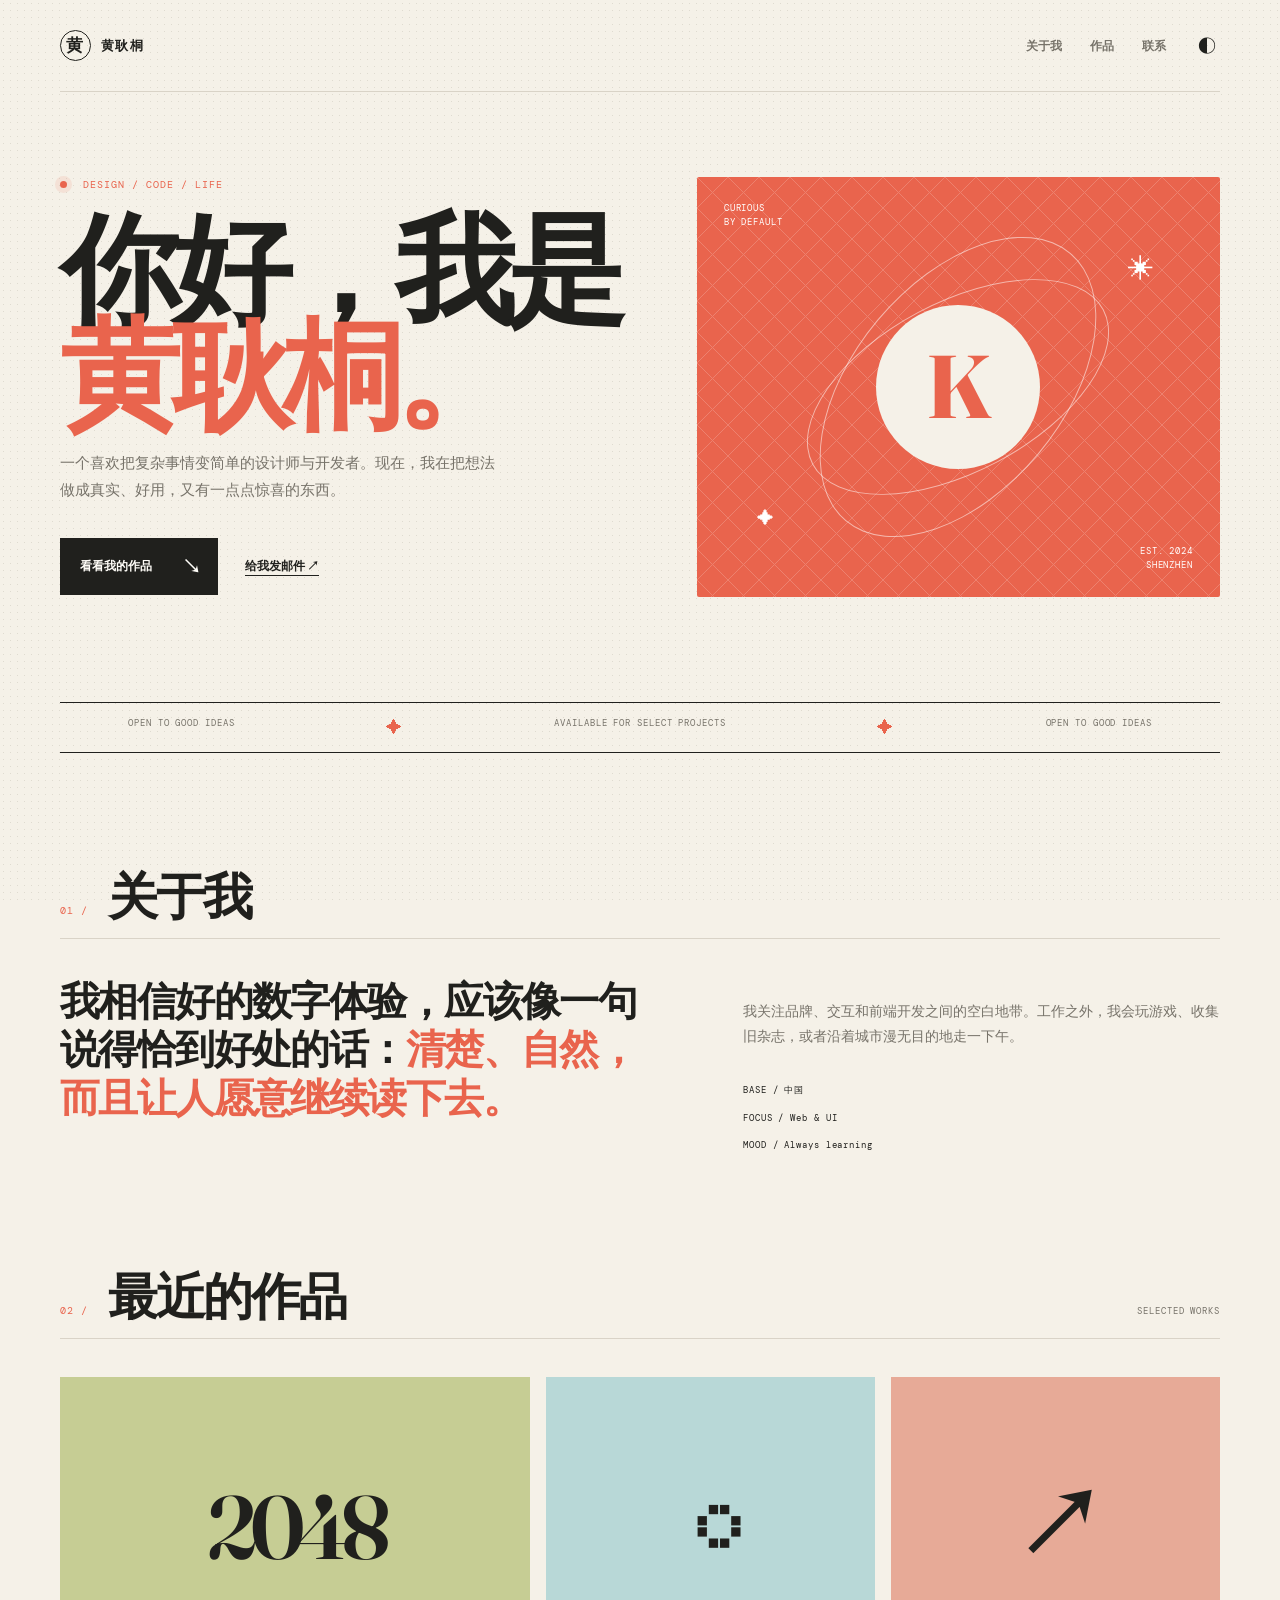
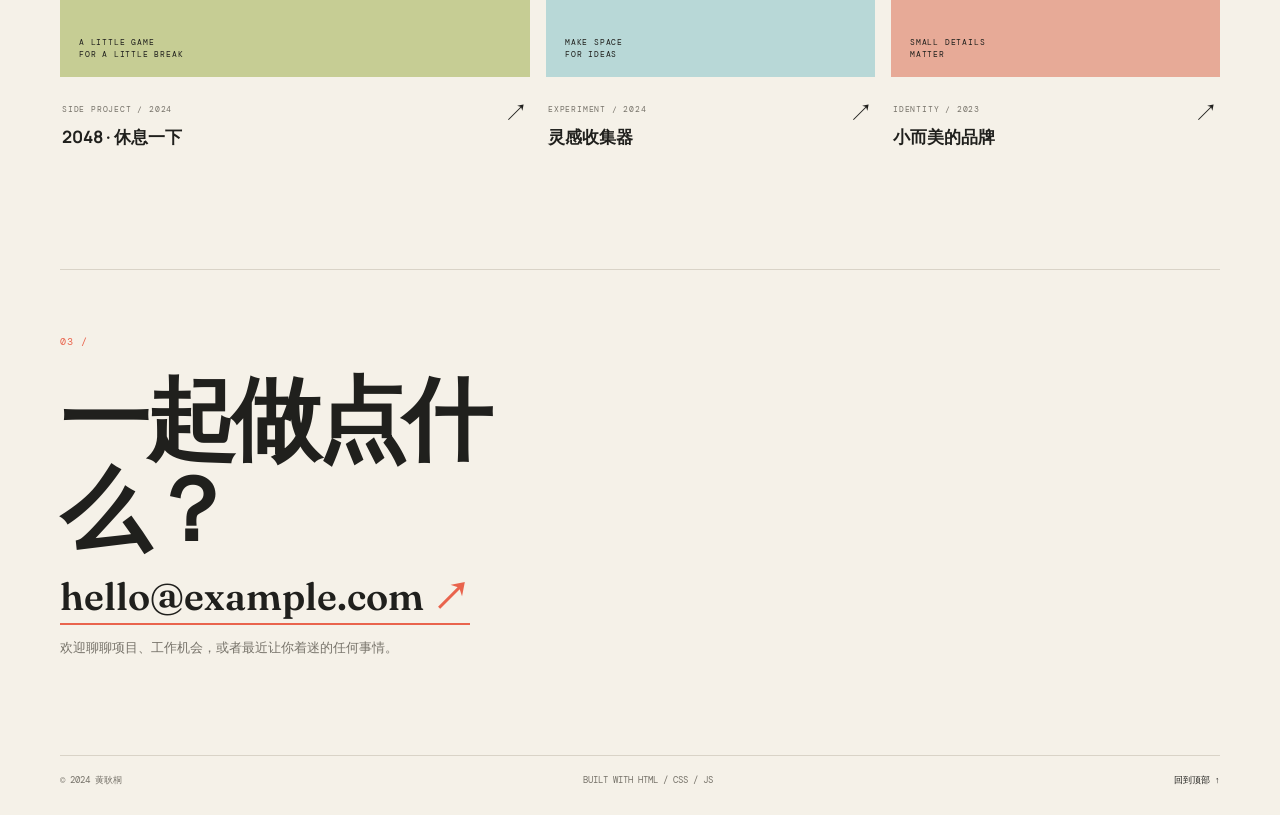
<file: index.html>
<!DOCTYPE html>
<html lang="zh-CN">
<head>
  <meta charset="UTF-8">
  <meta name="viewport" content="width=device-width, initial-scale=1.0">
  <meta name="description" content="黄耿桐的个人主页，分享设计、代码和正在发生的事情。">
  <meta name="theme-color" content="#f5f1e8">
  <title>黄耿桐 · 个人主页</title>
  <link rel="preconnect" href="https://fonts.googleapis.com">
  <link rel="preconnect" href="https://fonts.gstatic.com" crossorigin>
  <link href="https://fonts.googleapis.com/css2?family=DM+Mono:wght@400;500&family=Fraunces:opsz,wght@9..144,600;9..144,700&family=Manrope:wght@400;600;700;800&display=swap" rel="stylesheet">
  <link rel="stylesheet" href="style.css">
</head>
<body>
  <div class="page-noise" aria-hidden="true"></div>
  <header class="site-header">
    <a class="brand" href="#top" aria-label="返回首页"><span class="brand-mark">黄</span><span>黄耿桐</span></a>
    <nav class="main-nav" aria-label="主导航">
      <a href="#about">关于我</a>
      <a href="#work">作品</a>
      <a href="#contact">联系</a>
      <button class="theme-button" id="theme-toggle" type="button" aria-label="切换主题" title="切换主题">☼</button>
    </nav>
  </header>

  <main id="top">
    <section class="hero" aria-labelledby="hero-title">
      <div class="hero-copy">
        <p class="eyebrow"><span class="pulse"></span> DESIGN / CODE / LIFE</p>
        <h1 id="hero-title">你好，我是<br><em>黄耿桐。</em></h1>
        <p class="hero-intro">一个喜欢把复杂事情变简单的设计师与开发者。现在，我在把想法做成真实、好用，又有一点点惊喜的东西。</p>
        <div class="hero-actions">
          <a class="button button-dark" href="#work">看看我的作品 <span>↘</span></a>
          <a class="text-link" href="mailto:hello@example.com">给我发邮件 ↗</a>
        </div>
      </div>
      <div class="hero-art" aria-label="个人介绍图形" role="img">
        <div class="orbit orbit-large"></div><div class="orbit orbit-small"></div>
        <div class="sun">K</div><span class="art-label art-label-top">CURIOUS<br>BY DEFAULT</span><span class="art-label art-label-bottom">EST. 2024<br>SHENZHEN</span>
        <span class="star star-one">✳</span><span class="star star-two">✦</span>
      </div>
    </section>

    <section class="ticker" aria-label="当前状态"><span>OPEN TO GOOD IDEAS</span><span>✦</span><span>AVAILABLE FOR SELECT PROJECTS</span><span>✦</span><span>OPEN TO GOOD IDEAS</span></section>

    <section class="about section" id="about">
      <div class="section-heading"><span class="section-number">01 /</span><h2>关于我</h2></div>
      <div class="about-grid"><p class="big-copy">我相信好的数字体验，应该像一句说得恰到好处的话：<em>清楚、自然，而且让人愿意继续读下去。</em></p><div class="about-note"><p>我关注品牌、交互和前端开发之间的空白地带。工作之外，我会玩游戏、收集旧杂志，或者沿着城市漫无目的地走一下午。</p><div class="facts"><span>BASE / 中国</span><span>FOCUS / Web & UI</span><span>MOOD / Always learning</span></div></div></div>
    </section>

    <section class="work section" id="work">
      <div class="section-heading"><span class="section-number">02 /</span><h2>最近的作品</h2><span class="heading-note">SELECTED WORKS</span></div>
      <div class="project-grid">
        <a class="project project-main" href="2048-game/" aria-label="打开 2048 游戏项目"><div class="project-visual visual-olive"><span class="visual-symbol">2048</span><span class="visual-caption">A LITTLE GAME<br>FOR A LITTLE BREAK</span></div><div class="project-meta"><div><span class="project-type">SIDE PROJECT / 2024</span><h3>2048 · 休息一下</h3></div><span class="project-arrow">↗</span></div></a>
        <article class="project"><div class="project-visual visual-blue"><span class="visual-symbol">◌</span><span class="visual-caption">MAKE SPACE<br>FOR IDEAS</span></div><div class="project-meta"><div><span class="project-type">EXPERIMENT / 2024</span><h3>灵感收集器</h3></div><span class="project-arrow">↗</span></div></article>
        <article class="project"><div class="project-visual visual-coral"><span class="visual-symbol">↗</span><span class="visual-caption">SMALL DETAILS<br>MATTER</span></div><div class="project-meta"><div><span class="project-type">IDENTITY / 2023</span><h3>小而美的品牌</h3></div><span class="project-arrow">↗</span></div></article>
      </div>
    </section>

    <section class="contact section" id="contact"><span class="section-number">03 /</span><h2>一起做点什么？</h2><a class="contact-email" href="mailto:hello@example.com">hello@example.com <span>↗</span></a><p>欢迎聊聊项目、工作机会，或者最近让你着迷的任何事情。</p></section>
  </main>
  <footer class="site-footer"><span>© 2024 黄耿桐</span><span>BUILT WITH HTML / CSS / JS</span><a href="#top">回到顶部 ↑</a></footer>
  <script src="script.js"></script>
</body>
</html>
</file>
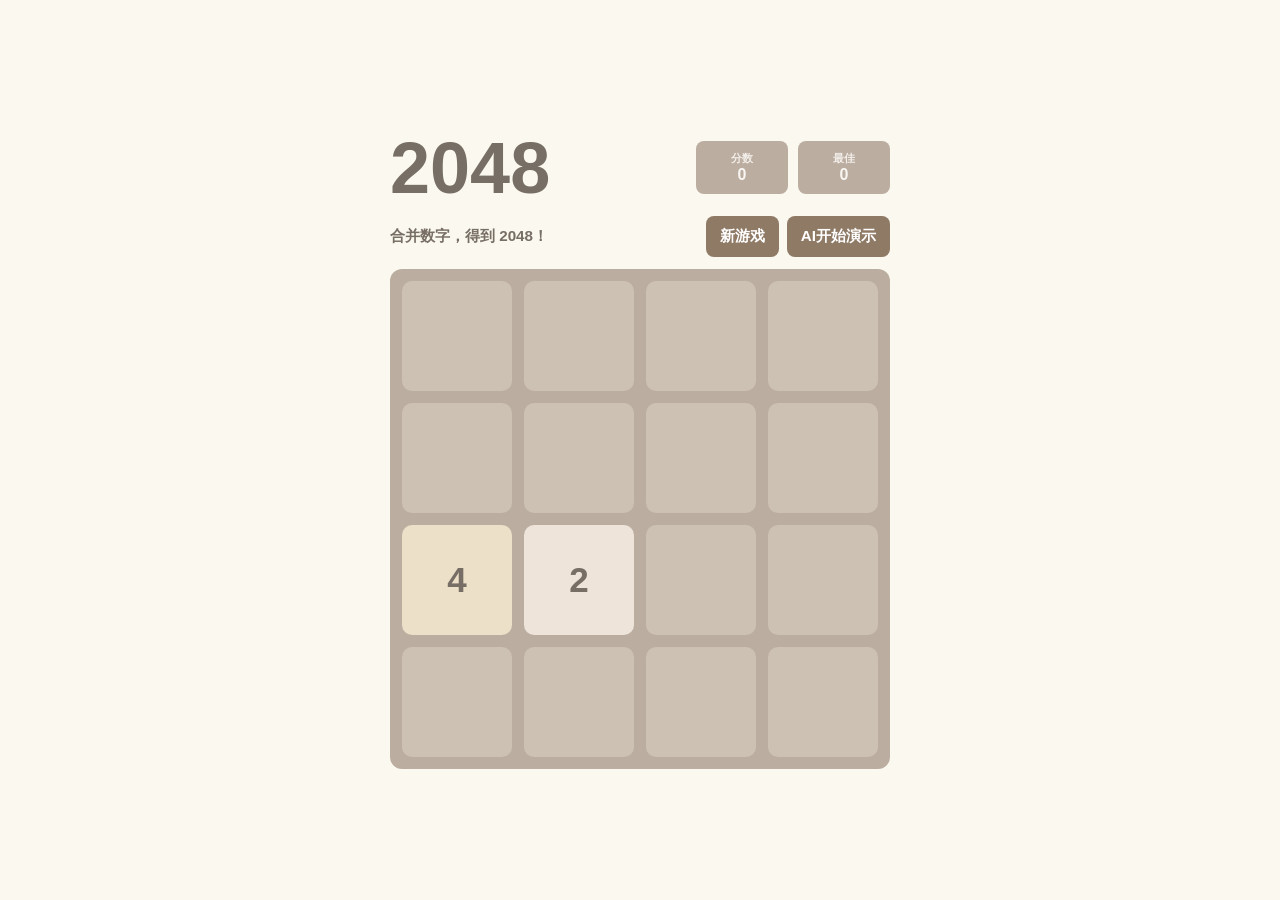
<file: 2048_corner_balanced/index.html>
<!DOCTYPE html>
<html lang="zh-CN">
<head>
  <meta charset="UTF-8" />
  <meta name="viewport" content="width=device-width, initial-scale=1.0" />
  <title>2048 - AI 演示</title>
  <link rel="stylesheet" href="style.css" />
</head>
<body>
  <div class="game-container">
    <header class="top-bar">
      <div><h1>2048</h1></div>
      <div class="score-panel">
        <div class="score-box"><span class="label">分数</span><span id="score">0</span></div>
        <div class="score-box"><span class="label">最佳</span><span id="best-score">0</span></div>
      </div>
    </header>

    <div class="action-row">
      <p>合并数字，得到 2048！</p>
      <div class="buttons">
        <button id="new-game-btn" type="button">新游戏</button>
        <button id="ai-demo-btn" type="button">AI开始演示</button>
      </div>
    </div>

    <div id="ai-info" class="ai-info hidden">
      <div id="ai-step-text">AI准备中</div>
      <div id="ai-direction-text">…</div>
    </div>

    <div id="board" class="board" aria-label="2048 game board"></div>
    <div id="message" class="message hidden" aria-live="polite"></div>
  </div>

  <script src="script.js"></script>
</body>
</html>
</file>
<file: style.css>
:root { --ink:#20201d; --muted:#77736a; --paper:#f5f1e8; --line:#d9d3c7; --cream:#fffdf8; --coral:#e9644d; --blue:#b8d8d7; --olive:#c6cd94; }
* { box-sizing:border-box; }
html { scroll-behavior:smooth; }
body { margin:0; min-width:320px; background:var(--paper); color:var(--ink); font-family:'Manrope',sans-serif; overflow-x:hidden; }
.page-noise { position:fixed; inset:0; z-index:-1; pointer-events:none; opacity:.35; background-image:radial-gradient(#b8b0a4 .6px,transparent .6px); background-size:7px 7px; }
.site-header,.site-footer,main { width:min(1160px,calc(100% - 72px)); margin:0 auto; }
.site-header { display:flex; justify-content:space-between; align-items:center; height:92px; border-bottom:1px solid var(--line); }
.brand { display:flex; align-items:center; gap:10px; color:var(--ink); text-decoration:none; font-size:13px; font-weight:800; letter-spacing:.1em; }
.brand-mark { display:grid; place-items:center; width:31px; height:31px; border:1px solid var(--ink); border-radius:50%; font-family:Georgia,serif; font-size:17px; }
.main-nav { display:flex; align-items:center; gap:28px; font-size:12px; font-weight:700; }.main-nav a { color:var(--muted); text-decoration:none; }.main-nav a:hover { color:var(--coral); }
.theme-button { border:0; padding:4px; background:none; color:var(--ink); cursor:pointer; font-size:18px; }
.hero { display:grid; grid-template-columns:1.04fr .96fr; gap:70px; align-items:center; min-height:610px; padding:74px 0 95px; }.eyebrow,.section-number,.project-type,.facts,.heading-note,.ticker,.art-label,.visual-caption { font-family:'DM Mono',monospace; letter-spacing:.1em; }.eyebrow { margin:0; color:var(--coral); font-size:10px; }.pulse { display:inline-block; width:7px; height:7px; margin-right:9px; border-radius:50%; background:var(--coral); box-shadow:0 0 0 5px #e9644d1c; }
h1 { margin:26px 0 22px; font:700 clamp(67px,9.4vw,124px)/.87 'Fraunces',Georgia,serif; letter-spacing:-.07em; } h1 em { color:var(--coral); font-style:normal; }.hero-intro { max-width:440px; margin:0; color:var(--muted); font-size:15px; line-height:1.8; }.hero-actions { display:flex; align-items:center; gap:27px; margin-top:35px; }.button { text-decoration:none; }.button-dark { display:inline-flex; align-items:center; gap:30px; padding:15px 17px 15px 20px; background:var(--ink); color:var(--cream); font-size:12px; font-weight:700; transition:transform .2s,background .2s; }.button-dark span { font-size:19px; }.button-dark:hover { transform:translateY(-3px); background:var(--coral); }.text-link { color:var(--ink); font-size:12px; font-weight:700; text-underline-offset:5px; }
.hero-art { position:relative; height:420px; overflow:hidden; border-radius:2px; background:var(--coral); }.hero-art:before { position:absolute; inset:0; content:''; opacity:.19; background:linear-gradient(135deg,transparent 49.5%,#fff 50%,transparent 50.5%),linear-gradient(45deg,transparent 49.5%,#fff 50%,transparent 50.5%); background-size:31px 31px; }.sun { position:absolute; top:50%; left:50%; display:grid; place-items:center; width:164px; height:164px; transform:translate(-50%,-50%); border-radius:50%; background:var(--paper); color:var(--coral); font:700 89px/1 'Fraunces',serif; }.orbit { position:absolute; top:50%; left:50%; border:1px solid #fff8; border-radius:50%; transform:translate(-50%,-50%) rotate(-28deg); }.orbit-large { width:330px; height:170px; }.orbit-small { width:210px; height:350px; transform:translate(-50%,-50%) rotate(40deg); }.art-label { position:absolute; color:#fff; font-size:9px; line-height:1.6; }.art-label-top { top:24px; left:27px; }.art-label-bottom { right:27px; bottom:24px; text-align:right; }.star { position:absolute; color:#fff; font-size:26px; }.star-one { top:73px; right:66px; }.star-two { bottom:68px; left:60px; font-size:17px; }
.ticker { display:flex; justify-content:space-around; gap:15px; overflow:hidden; padding:14px 0; border-top:1px solid var(--ink); border-bottom:1px solid var(--ink); color:var(--muted); font-size:9px; white-space:nowrap; }.ticker span:nth-child(2n) { color:var(--coral); font-size:16px; }
.section { padding:118px 0 0; }.section-heading { display:flex; align-items:baseline; gap:20px; margin-bottom:38px; border-bottom:1px solid var(--line); padding-bottom:17px; }.section-number { color:var(--coral); font-size:10px; }.section h2 { margin:0; font:600 clamp(32px,4vw,50px)/1 'Fraunces',Georgia,serif; letter-spacing:-.05em; }.heading-note { margin-left:auto; color:var(--muted); font-size:9px; }
.about-grid { display:grid; grid-template-columns:1.1fr .9fr; gap:100px; }.big-copy { margin:0; font:600 clamp(27px,3.1vw,44px)/1.22 'Fraunces',Georgia,serif; letter-spacing:-.04em; }.big-copy em { color:var(--coral); font-style:normal; }.about-note { padding-top:7px; color:var(--muted); font-size:14px; line-height:1.8; }.facts { display:grid; gap:11px; margin-top:34px; color:var(--ink); font-size:9px; }
.project-grid { display:grid; grid-template-columns:1.25fr .875fr .875fr; gap:16px; }.project { color:var(--ink); text-decoration:none; }.project-visual { position:relative; display:flex; align-items:center; justify-content:center; height:300px; overflow:hidden; }.visual-olive { background:var(--olive); }.visual-blue { background:var(--blue); }.visual-coral { background:#e7aa97; }.visual-symbol { font:600 clamp(47px,7vw,92px) 'Fraunces',serif; letter-spacing:-.08em; }.visual-caption { position:absolute; left:19px; bottom:17px; font-size:8px; line-height:1.5; }.project-meta { display:flex; justify-content:space-between; padding:18px 2px 0; }.project-type { color:var(--muted); font-size:8px; }.project h3 { margin:8px 0 0; font-size:17px; }.project-arrow { font-size:24px; }.project:hover .project-visual { transform:rotate(-1deg); }.project-visual { transition:transform .3s ease; }
.contact { margin-top:120px; padding:58px 0 85px; border-top:1px solid var(--line); }.contact h2 { max-width:540px; margin:24px 0 19px; font-size:clamp(48px,7vw,92px); }.contact-email { display:inline-block; border-bottom:2px solid var(--coral); color:var(--ink); font:600 clamp(23px,3vw,38px) 'Fraunces',serif; text-decoration:none; }.contact-email span { color:var(--coral); }.contact p { color:var(--muted); font-size:13px; }.site-footer { display:flex; justify-content:space-between; padding:18px 0 28px; border-top:1px solid var(--line); color:var(--muted); font:9px 'DM Mono',monospace; }.site-footer a { color:var(--ink); text-decoration:none; }
.dark { --ink:#f4f0e7; --muted:#aaa59c; --paper:#252522; --line:#494842; --cream:#252522; }.dark .hero-art { background:#c85d49; }.dark .page-noise { opacity:.15; }
@media (max-width:700px) { .site-header, .site-footer, main { width:min(100% - 36px,560px); }.site-header { height:72px; }.main-nav { gap:15px; }.main-nav a { display:none; }.hero { display:block; min-height:0; padding:70px 0 65px; }.hero-art { height:330px; margin-top:55px; }.about-grid { grid-template-columns:1fr; gap:35px; }.section { padding-top:84px; }.heading-note { display:none; }.project-grid { grid-template-columns:1fr; gap:42px; }.project-visual { height:280px; }.ticker { justify-content:flex-start; width:100vw; margin-left:calc((100vw - 100%)/-2); }.contact { margin-top:85px; padding-bottom:65px; }.site-footer { gap:15px; flex-wrap:wrap; }.site-footer span:nth-child(2) { display:none; } }
</file>
<file: 2048_corner_balanced/style.css>
:root {
  --bg: #faf8ef;
  --panel: #bbada0;
  --cell-empty: #cdc1b4;
  --text: #776e65;
  --text-light: #f9f6f2;
  --tile-2: #eee4da;
  --tile-4: #ede0c8;
  --tile-8: #f2b179;
  --tile-16: #f59563;
  --tile-32: #f67c5f;
  --tile-64: #f65e3b;
  --tile-128: #edcf72;
  --tile-256: #edcc61;
  --tile-512: #edc850;
  --tile-1024: #edc53f;
  --tile-2048: #edc22e;
}

* { box-sizing: border-box; }
body {
  margin: 0;
  min-height: 100vh;
  display: grid;
  place-items: center;
  background: var(--bg);
  font-family: Arial, Helvetica, sans-serif;
  color: var(--text);
}
.game-container { width: 500px; }
.top-bar {
  display: flex;
  justify-content: space-between;
  align-items: center;
  margin-bottom: 12px;
}
h1 { margin: 0; font-size: 72px; line-height: 1; }
.score-panel { display: flex; gap: 10px; }
.score-box {
  width: 92px;
  padding: 10px 14px;
  background: var(--panel);
  border-radius: 8px;
  color: var(--text-light);
  display: flex;
  flex-direction: column;
  align-items: center;
  font-weight: 700;
}
.score-box .label { font-size: 0.7rem; opacity: 0.9; }
.action-row {
  display: flex;
  justify-content: space-between;
  align-items: center;
  margin-bottom: 12px;
}
.action-row p { margin: 0; font-size: 0.95rem; font-weight: 700; }
.buttons { display: flex; gap: 8px; }
button {
  border: none;
  border-radius: 8px;
  padding: 10px 14px;
  cursor: pointer;
  background: #8f7a66;
  color: white;
  font-size: 0.95rem;
  font-weight: 700;
}
button:disabled { opacity: 0.6; cursor: default; }
.board {
  width: 500px;
  height: 500px;
  display: grid;
  grid-template-columns: repeat(4, 1fr);
  grid-template-rows: repeat(4, 1fr);
  gap: 12px;
  background: var(--panel);
  padding: 12px;
  border-radius: 12px;
  touch-action: none;
  user-select: none;
}
.cell {
  background: var(--cell-empty);
  border-radius: 10px;
  display: grid;
  place-items: center;
  font-size: 35px;
  font-weight: 700;
}
.cell.empty { color: transparent; }
.cell[data-value="2"] { background: var(--tile-2); }
.cell[data-value="4"] { background: var(--tile-4); }
.cell[data-value="8"] { background: var(--tile-8); color: var(--text-light); }
.cell[data-value="16"] { background: var(--tile-16); color: var(--text-light); }
.cell[data-value="32"] { background: var(--tile-32); color: var(--text-light); }
.cell[data-value="64"] { background: var(--tile-64); color: var(--text-light); }
.cell[data-value="128"] { background: var(--tile-128); color: var(--text-light); font-size: 29px; }
.cell[data-value="256"] { background: var(--tile-256); color: var(--text-light); font-size: 29px; }
.cell[data-value="512"] { background: var(--tile-512); color: var(--text-light); font-size: 29px; }
.cell[data-value="1024"] { background: var(--tile-1024); color: var(--text-light); font-size: 24px; }
.cell[data-value="2048"] { background: var(--tile-2048); color: var(--text-light); font-size: 24px; }
.ai-info {
  width: 500px;
  min-height: 58px;
  margin: 0 0 10px;
  padding: 8px 12px;
  border-radius: 8px;
  background: rgba(143,122,102,0.15);
  text-align: center;
  font-weight: 700;
}
.ai-info #ai-direction-text { font-size: 28px; line-height: 1; margin-top: 2px; }
.hidden { display: none; }
.message {
  width: 500px;
  margin-top: 12px;
  text-align: center;
  background: rgba(0,0,0,0.08);
  padding: 10px 12px;
  border-radius: 8px;
  font-weight: 700;
}
@media (max-width: 560px) {
  body { place-items: start center; padding: 16px 0; }
  .game-container { width: 500px; transform-origin: top center; }
}
</file>
